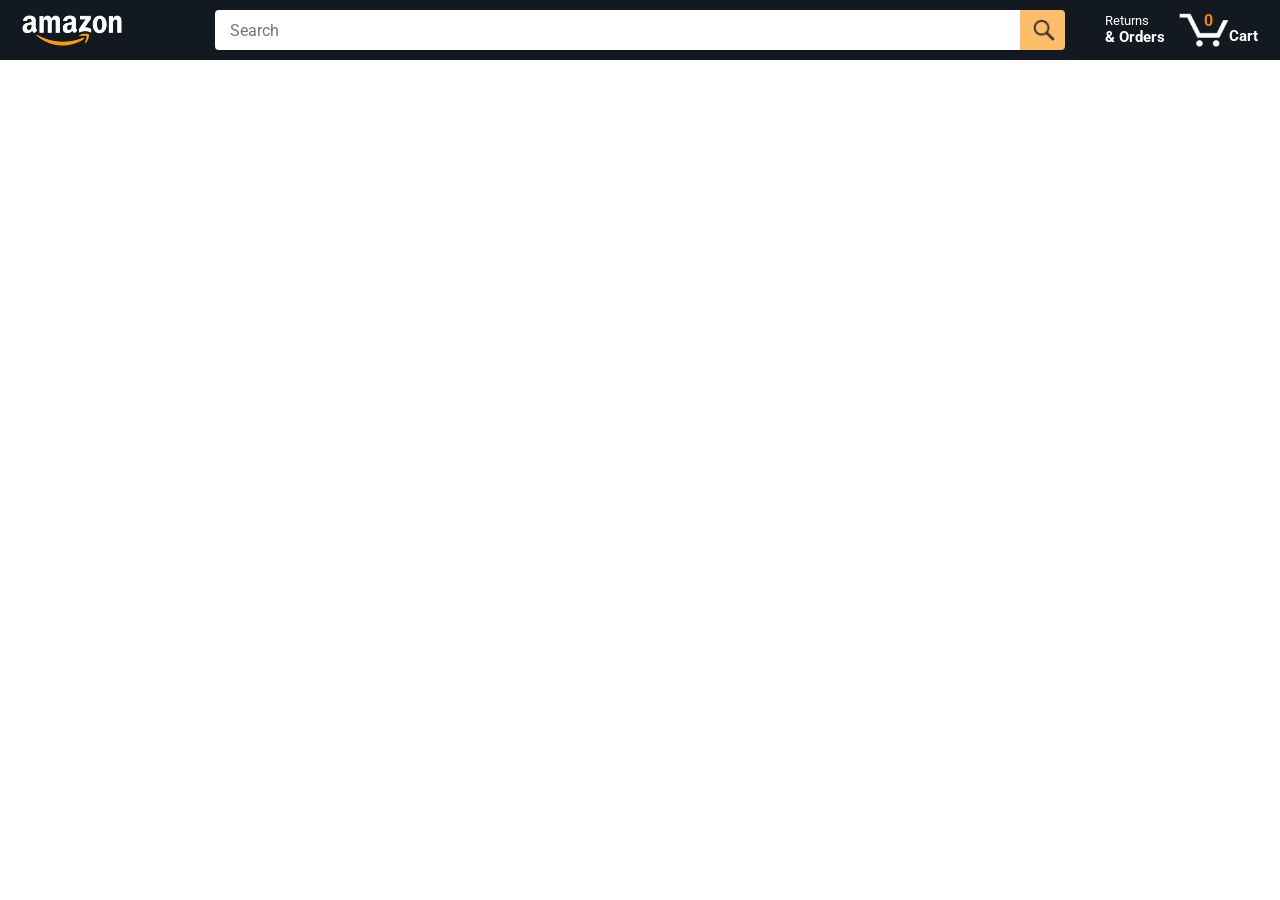
<file: javascript-amazon-project/index.html>
<!DOCTYPE html>
<html lang="en">
<head>
  <meta charset="UTF-8">
  <meta name="viewport" content="width=device-width, initial-scale=1.0">
  <meta http-equiv="refresh" content="0; url=amazon.html">
  <title>Amazon Project</title>
</head>
<body>
  <p>Opening Amazon...</p>
  <a href="amazon.html">Open Amazon</a>
</body>
</html>
</file>
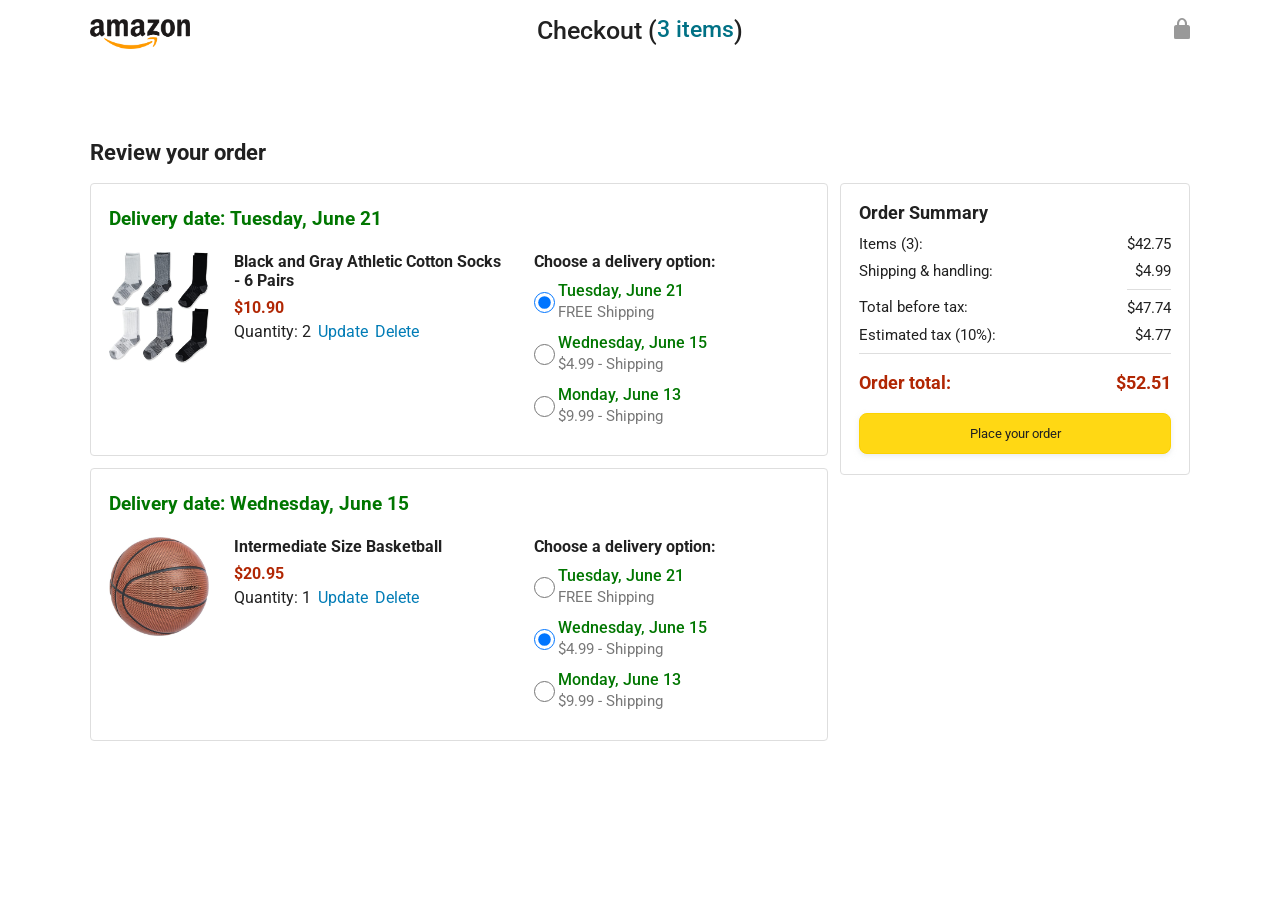
<file: javascript-amazon-project-main/checkout.html>
<!DOCTYPE html>
<html>
  <head>
    <title>Checkout</title>

    <!-- This code is needed for responsive design to work.
      (Responsive design = make the website look good on
      smaller screen sizes like a phone or a tablet). -->
    <meta name="viewport" content="width=device-width, initial-scale=1">

    <!-- Load a font called Roboto from Google Fonts. -->
    <link rel="preconnect" href="https://fonts.googleapis.com">
    <link rel="preconnect" href="https://fonts.gstatic.com" crossorigin>
    <link href="https://fonts.googleapis.com/css2?family=Roboto:wght@400;500;700&display=swap" rel="stylesheet">

    <!-- Here are the CSS files for this page. -->
    <link rel="stylesheet" href="styles/shared/general.css">
    <link rel="stylesheet" href="styles/pages/checkout/checkout-header.css">
    <link rel="stylesheet" href="styles/pages/checkout/checkout.css">
  </head>
  <body>
    <div class="checkout-header">
      <div class="header-content">
        <div class="checkout-header-left-section">
          <a href="amazon.html">
            <img class="amazon-logo" src="images/amazon-logo.png">
            <img class="amazon-mobile-logo" src="images/amazon-mobile-logo.png">
          </a>
        </div>

        <div class="checkout-header-middle-section">
          Checkout (<a class="return-to-home-link"
            href="amazon.html">3 items</a>)
        </div>

        <div class="checkout-header-right-section">
          <img src="images/icons/checkout-lock-icon.png">
        </div>
      </div>
    </div>

    <div class="main">
      <div class="page-title">Review your order</div>

      <div class="checkout-grid">
        <div class="order-summary">
          <div class="cart-item-container">
            <div class="delivery-date">
              Delivery date: Tuesday, June 21
            </div>

            <div class="cart-item-details-grid">
              <img class="product-image"
                src="images/products/athletic-cotton-socks-6-pairs.jpg">

              <div class="cart-item-details">
                <div class="product-name">
                  Black and Gray Athletic Cotton Socks - 6 Pairs
                </div>
                <div class="product-price">
                  $10.90
                </div>
                <div class="product-quantity">
                  <span>
                    Quantity: <span class="quantity-label">2</span>
                  </span>
                  <span class="update-quantity-link link-primary">
                    Update
                  </span>
                  <span class="delete-quantity-link link-primary">
                    Delete
                  </span>
                </div>
              </div>

              <div class="delivery-options">
                <div class="delivery-options-title">
                  Choose a delivery option:
                </div>
                <div class="delivery-option">
                  <input type="radio" checked
                    class="delivery-option-input"
                    name="delivery-option-1">
                  <div>
                    <div class="delivery-option-date">
                      Tuesday, June 21
                    </div>
                    <div class="delivery-option-price">
                      FREE Shipping
                    </div>
                  </div>
                </div>
                <div class="delivery-option">
                  <input type="radio"
                    class="delivery-option-input"
                    name="delivery-option-1">
                  <div>
                    <div class="delivery-option-date">
                      Wednesday, June 15
                    </div>
                    <div class="delivery-option-price">
                      $4.99 - Shipping
                    </div>
                  </div>
                </div>
                <div class="delivery-option">
                  <input type="radio"
                    class="delivery-option-input"
                    name="delivery-option-1">
                  <div>
                    <div class="delivery-option-date">
                      Monday, June 13
                    </div>
                    <div class="delivery-option-price">
                      $9.99 - Shipping
                    </div>
                  </div>
                </div>
              </div>
            </div>
          </div>

          <div class="cart-item-container">
            <div class="delivery-date">
              Delivery date: Wednesday, June 15
            </div>

            <div class="cart-item-details-grid">
              <img class="product-image"
                src="images/products/intermediate-composite-basketball.jpg">

              <div class="cart-item-details">
                <div class="product-name">
                  Intermediate Size Basketball
                </div>
                <div class="product-price">
                  $20.95
                </div>
                <div class="product-quantity">
                  <span>
                    Quantity: <span class="quantity-label">1</span>
                  </span>
                  <span class="update-quantity-link link-primary">
                    Update
                  </span>
                  <span class="delete-quantity-link link-primary">
                    Delete
                  </span>
                </div>
              </div>

              <div class="delivery-options">
                <div class="delivery-options-title">
                  Choose a delivery option:
                </div>

                <div class="delivery-option">
                  <input type="radio" class="delivery-option-input"
                    name="delivery-option-2">
                  <div>
                    <div class="delivery-option-date">
                      Tuesday, June 21
                    </div>
                    <div class="delivery-option-price">
                      FREE Shipping
                    </div>
                  </div>
                </div>
                <div class="delivery-option">
                  <input type="radio" checked class="delivery-option-input"
                    name="delivery-option-2">
                  <div>
                    <div class="delivery-option-date">
                      Wednesday, June 15
                    </div>
                    <div class="delivery-option-price">
                      $4.99 - Shipping
                    </div>
                  </div>
                </div>
                <div class="delivery-option">
                  <input type="radio" class="delivery-option-input"
                    name="delivery-option-2">
                  <div>
                    <div class="delivery-option-date">
                      Monday, June 13
                    </div>
                    <div class="delivery-option-price">
                      $9.99 - Shipping
                    </div>
                  </div>
                </div>
              </div>
            </div>
          </div>
        </div>

        <div class="payment-summary">
          <div class="payment-summary-title">
            Order Summary
          </div>

          <div class="payment-summary-row">
            <div>Items (3):</div>
            <div class="payment-summary-money">$42.75</div>
          </div>

          <div class="payment-summary-row">
            <div>Shipping &amp; handling:</div>
            <div class="payment-summary-money">$4.99</div>
          </div>

          <div class="payment-summary-row subtotal-row">
            <div>Total before tax:</div>
            <div class="payment-summary-money">$47.74</div>
          </div>

          <div class="payment-summary-row">
            <div>Estimated tax (10%):</div>
            <div class="payment-summary-money">$4.77</div>
          </div>

          <div class="payment-summary-row total-row">
            <div>Order total:</div>
            <div class="payment-summary-money">$52.51</div>
          </div>

          <button class="place-order-button button-primary">
            Place your order
          </button>
        </div>
      </div>
    </div>
  </body>
</html>
</file>
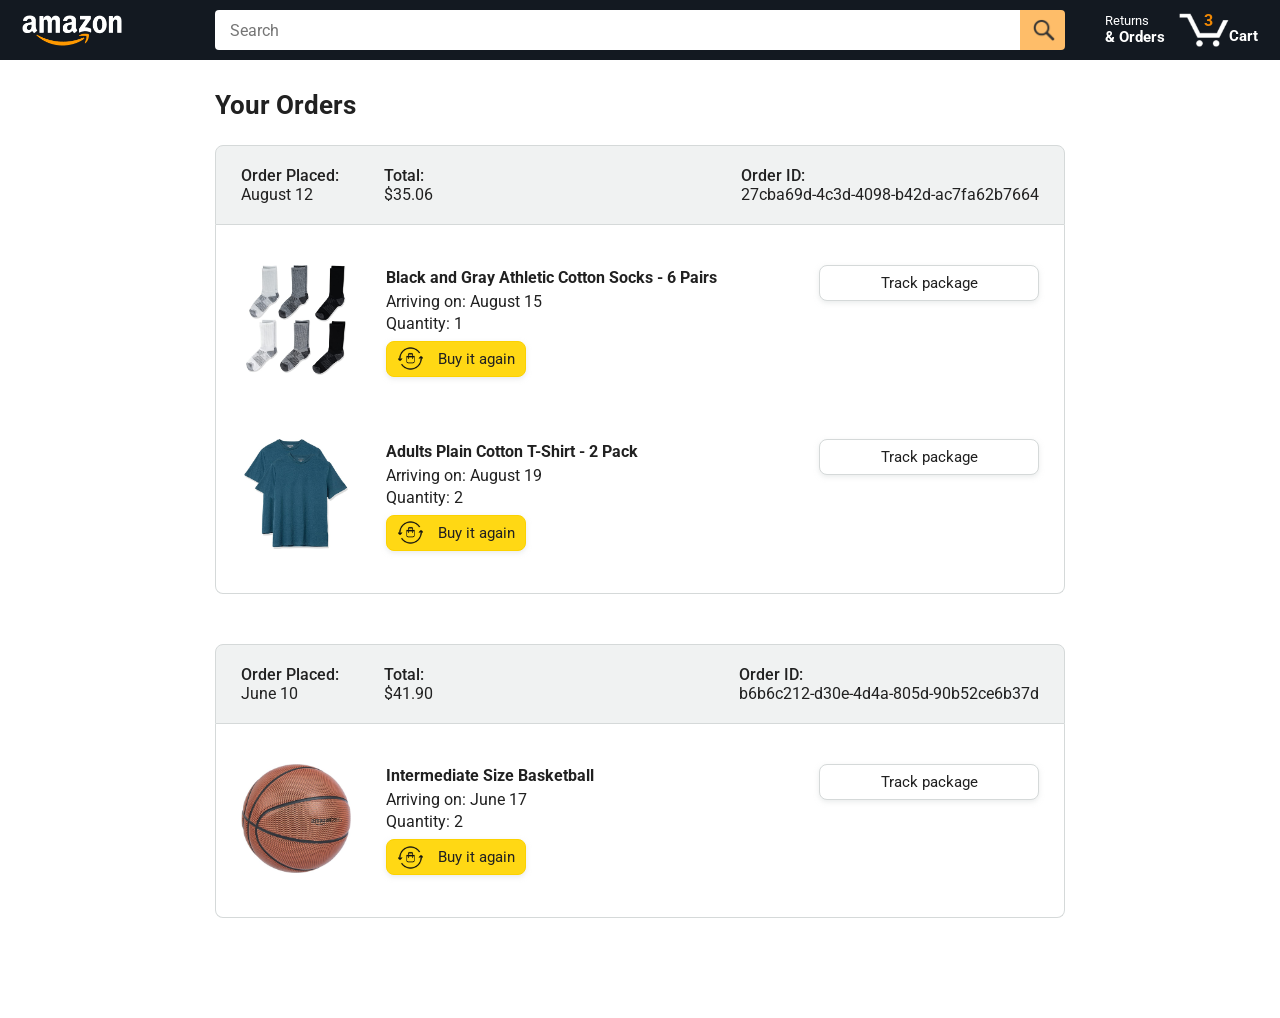
<file: javascript-amazon-project-main/orders.html>
<!DOCTYPE html>
<html>
  <head>
    <title>Orders</title>

    <!-- This code is needed for responsive design to work.
      (Responsive design = make the website look good on
      smaller screen sizes like a phone or a tablet). -->
    <meta name="viewport" content="width=device-width, initial-scale=1">

    <!-- Load a font called Roboto from Google Fonts. -->
    <link rel="preconnect" href="https://fonts.googleapis.com">
    <link rel="preconnect" href="https://fonts.gstatic.com" crossorigin>
    <link href="https://fonts.googleapis.com/css2?family=Roboto:wght@400;500;700&display=swap" rel="stylesheet">

    <!-- Here are the CSS files for this page. -->
    <link rel="stylesheet" href="styles/shared/general.css">
    <link rel="stylesheet" href="styles/shared/amazon-header.css">
    <link rel="stylesheet" href="styles/pages/orders.css">
  </head>
  <body>
    <div class="amazon-header">
      <div class="amazon-header-left-section">
        <a href="amazon.html" class="header-link">
          <img class="amazon-logo"
            src="images/amazon-logo-white.png">
          <img class="amazon-mobile-logo"
            src="images/amazon-mobile-logo-white.png">
        </a>
      </div>

      <div class="amazon-header-middle-section">
        <input class="search-bar" type="text" placeholder="Search">

        <button class="search-button">
          <img class="search-icon" src="images/icons/search-icon.png">
        </button>
      </div>

      <div class="amazon-header-right-section">
        <a class="orders-link header-link" href="orders.html">
          <span class="returns-text">Returns</span>
          <span class="orders-text">& Orders</span>
        </a>

        <a class="cart-link header-link" href="checkout.html">
          <img class="cart-icon" src="images/icons/cart-icon.png">
          <div class="cart-quantity">3</div>
          <div class="cart-text">Cart</div>
        </a>
      </div>
    </div>

    <div class="main">
      <div class="page-title">Your Orders</div>

      <div class="orders-grid">
        <div class="order-container">
          
          <div class="order-header">
            <div class="order-header-left-section">
              <div class="order-date">
                <div class="order-header-label">Order Placed:</div>
                <div>August 12</div>
              </div>
              <div class="order-total">
                <div class="order-header-label">Total:</div>
                <div>$35.06</div>
              </div>
            </div>

            <div class="order-header-right-section">
              <div class="order-header-label">Order ID:</div>
              <div>27cba69d-4c3d-4098-b42d-ac7fa62b7664</div>
            </div>
          </div>

          <div class="order-details-grid">
            <div class="product-image-container">
              <img src="images/products/athletic-cotton-socks-6-pairs.jpg">
            </div>

            <div class="product-details">
              <div class="product-name">
                Black and Gray Athletic Cotton Socks - 6 Pairs
              </div>
              <div class="product-delivery-date">
                Arriving on: August 15
              </div>
              <div class="product-quantity">
                Quantity: 1
              </div>
              <button class="buy-again-button button-primary">
                <img class="buy-again-icon" src="images/icons/buy-again.png">
                <span class="buy-again-message">Buy it again</span>
              </button>
            </div>

            <div class="product-actions">
              <a href="tracking.html">
                <button class="track-package-button button-secondary">
                  Track package
                </button>
              </a>
            </div>

            <div class="product-image-container">
              <img src="images/products/adults-plain-cotton-tshirt-2-pack-teal.jpg">
            </div>

            <div class="product-details">
              <div class="product-name">
                Adults Plain Cotton T-Shirt - 2 Pack
              </div>
              <div class="product-delivery-date">
                Arriving on: August 19
              </div>
              <div class="product-quantity">
                Quantity: 2
              </div>
              <button class="buy-again-button button-primary">
                <img class="buy-again-icon" src="images/icons/buy-again.png">
                <span class="buy-again-message">Buy it again</span>
              </button>
            </div>

            <div class="product-actions">
              <a href="tracking.html">
                <button class="track-package-button button-secondary">
                  Track package
                </button>
              </a>
            </div>
          </div>
        </div>

        <div class="order-container">

          <div class="order-header">
            <div class="order-header-left-section">
              <div class="order-date">
                <div class="order-header-label">Order Placed:</div>
                <div>June 10</div>
              </div>
              <div class="order-total">
                <div class="order-header-label">Total:</div>
                <div>$41.90</div>
              </div>
            </div>

            <div class="order-header-right-section">
              <div class="order-header-label">Order ID:</div>
              <div>b6b6c212-d30e-4d4a-805d-90b52ce6b37d</div>
            </div>
          </div>

          <div class="order-details-grid">
            <div class="product-image-container">
              <img src="images/products/intermediate-composite-basketball.jpg">
            </div>

            <div class="product-details">
              <div class="product-name">
                Intermediate Size Basketball
              </div>
              <div class="product-delivery-date">
                Arriving on: June 17
              </div>
              <div class="product-quantity">
                Quantity: 2
              </div>
              <button class="buy-again-button button-primary">
                <img class="buy-again-icon" src="images/icons/buy-again.png">
                <span class="buy-again-message">Buy it again</span>
              </button>
            </div>

            <div class="product-actions">
              <a href="tracking.html">
                <button class="track-package-button button-secondary">
                  Track package
                </button>
              </a>
            </div>
          </div>
        </div>
      </div>
    </div>
  </body>
</html>
</file>
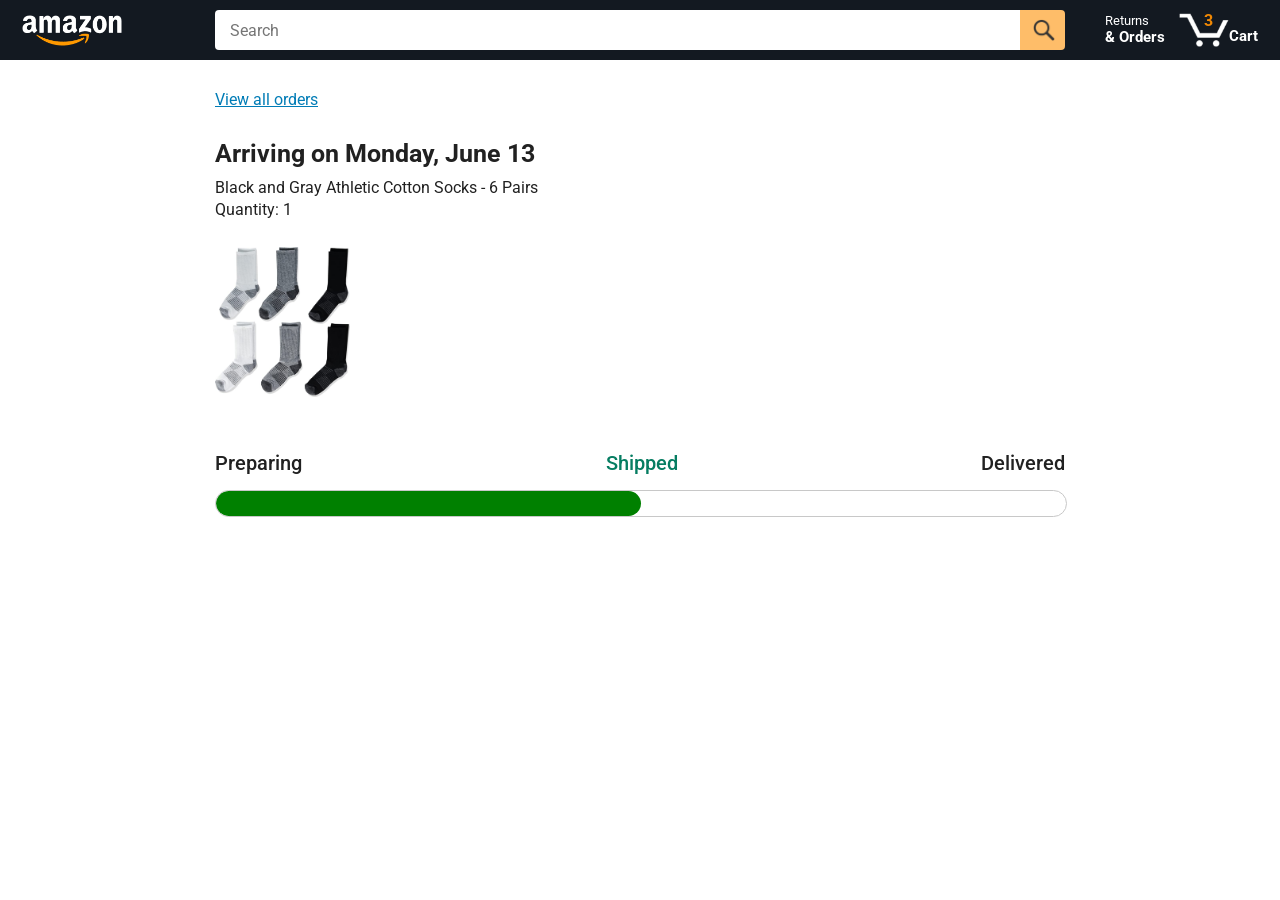
<file: javascript-amazon-project-main/tracking.html>
<!DOCTYPE html>
<html>
  <head>
    <title>Tracking</title>

    <!-- This code is needed for responsive design to work.
      (Responsive design = make the website look good on
      smaller screen sizes like a phone or a tablet). -->
    <meta name="viewport" content="width=device-width, initial-scale=1">

    <!-- Load a font called Roboto from Google Fonts. -->
    <link rel="preconnect" href="https://fonts.googleapis.com">
    <link rel="preconnect" href="https://fonts.gstatic.com" crossorigin>
    <link href="https://fonts.googleapis.com/css2?family=Roboto:wght@400;500;700&display=swap" rel="stylesheet">

    <!-- Here are the CSS files for this page. -->
    <link rel="stylesheet" href="styles/shared/general.css">
    <link rel="stylesheet" href="styles/shared/amazon-header.css">
    <link rel="stylesheet" href="styles/pages/tracking.css">
  </head>
  <body>
    <div class="amazon-header">
      <div class="amazon-header-left-section">
        <a href="amazon.html" class="header-link">
          <img class="amazon-logo"
            src="images/amazon-logo-white.png">
          <img class="amazon-mobile-logo"
            src="images/amazon-mobile-logo-white.png">
        </a>
      </div>

      <div class="amazon-header-middle-section">
        <input class="search-bar" type="text" placeholder="Search">

        <button class="search-button">
          <img class="search-icon" src="images/icons/search-icon.png">
        </button>
      </div>

      <div class="amazon-header-right-section">
        <a class="orders-link header-link" href="orders.html">
          <span class="returns-text">Returns</span>
          <span class="orders-text">& Orders</span>
        </a>

        <a class="cart-link header-link" href="checkout.html">
          <img class="cart-icon" src="images/icons/cart-icon.png">
          <div class="cart-quantity">3</div>
          <div class="cart-text">Cart</div>
        </a>
      </div>
    </div>

    <div class="main">
      <div class="order-tracking">
        <a class="back-to-orders-link link-primary" href="orders.html">
          View all orders
        </a>

        <div class="delivery-date">
          Arriving on Monday, June 13
        </div>

        <div class="product-info">
          Black and Gray Athletic Cotton Socks - 6 Pairs
        </div>

        <div class="product-info">
          Quantity: 1
        </div>

        <img class="product-image" src="images/products/athletic-cotton-socks-6-pairs.jpg">

        <div class="progress-labels-container">
          <div class="progress-label">
            Preparing
          </div>
          <div class="progress-label current-status">
            Shipped
          </div>
          <div class="progress-label">
            Delivered
          </div>
        </div>

        <div class="progress-bar-container">
          <div class="progress-bar"></div>
        </div>
      </div>
    </div>
  </body>
</html>
</file>
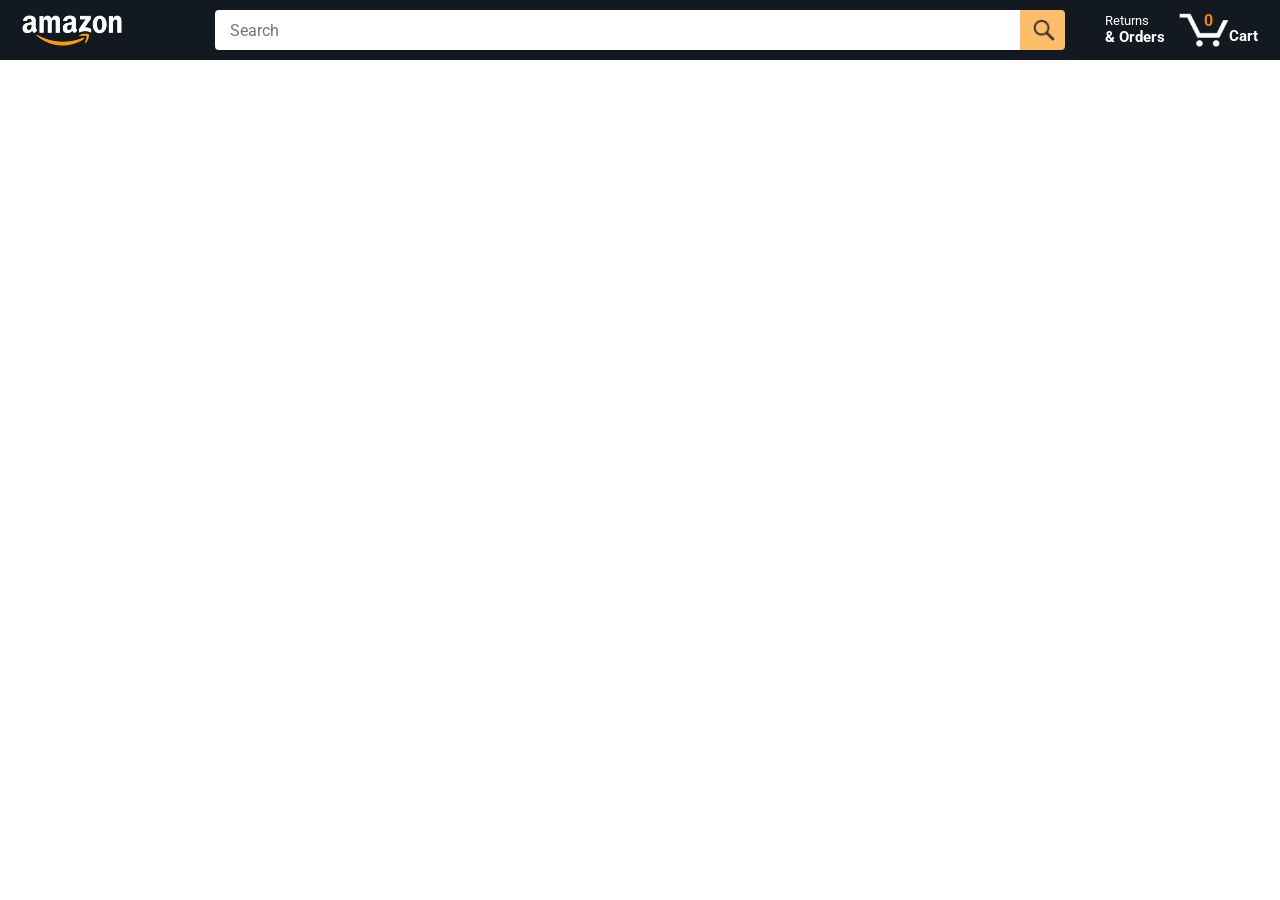
<file: javascript-amazon-project/amazon.html>
<!DOCTYPE html>
<html>
  <head>
    <title>Amazon Project</title>

    <!-- This code is needed for responsive design to work.
      (Responsive design = make the website look good on
      smaller screen sizes like a phone or a tablet). -->
    <meta name="viewport" content="width=device-width, initial-scale=1">

    <!-- Load a font called Roboto from Google Fonts. -->
    <link rel="preconnect" href="https://fonts.googleapis.com">
    <link rel="preconnect" href="https://fonts.gstatic.com" crossorigin>
    <link href="https://fonts.googleapis.com/css2?family=Roboto:wght@400;500;700&display=swap" rel="stylesheet">

    <!-- Here are the CSS files for this page. -->
    <link rel="stylesheet" href="styles/shared/general.css">
    <link rel="stylesheet" href="styles/shared/amazon-header.css">
    <link rel="stylesheet" href="styles/pages/amazon.css">
  </head>
  <body>
    <div class="amazon-header">
      <div class="amazon-header-left-section">
        <a href="amazon.html" class="header-link">
          <img class="amazon-logo"
            src="images/amazon-logo-white.png">
          <img class="amazon-mobile-logo"
            src="images/amazon-mobile-logo-white.png">
        </a>
      </div>

      <div class="amazon-header-middle-section">
        <input class="search-bar" type="text" placeholder="Search">

        <button class="search-button">
          <img class="search-icon" src="images/icons/search-icon.png">
        </button>
      </div>

      <div class="amazon-header-right-section">
        <a class="orders-link header-link" href="orders.html">
          <span class="returns-text">Returns</span>
          <span class="orders-text">& Orders</span>
        </a>

        <a class="cart-link header-link" href="checkout.html">
          <img class="cart-icon" src="images/icons/cart-icon.png">
          <div class="cart-quantity js-cart-quantity">0

          </div>
          <div class="cart-text">Cart</div>
        </a>
      </div>
    </div>
    
    <div class="main">
      <div class="products-grid js-products-grid">
      </div>
    </div>
    <script type="module" src="scripts/amazon.js"></script>
  </body>
</html>
</file>
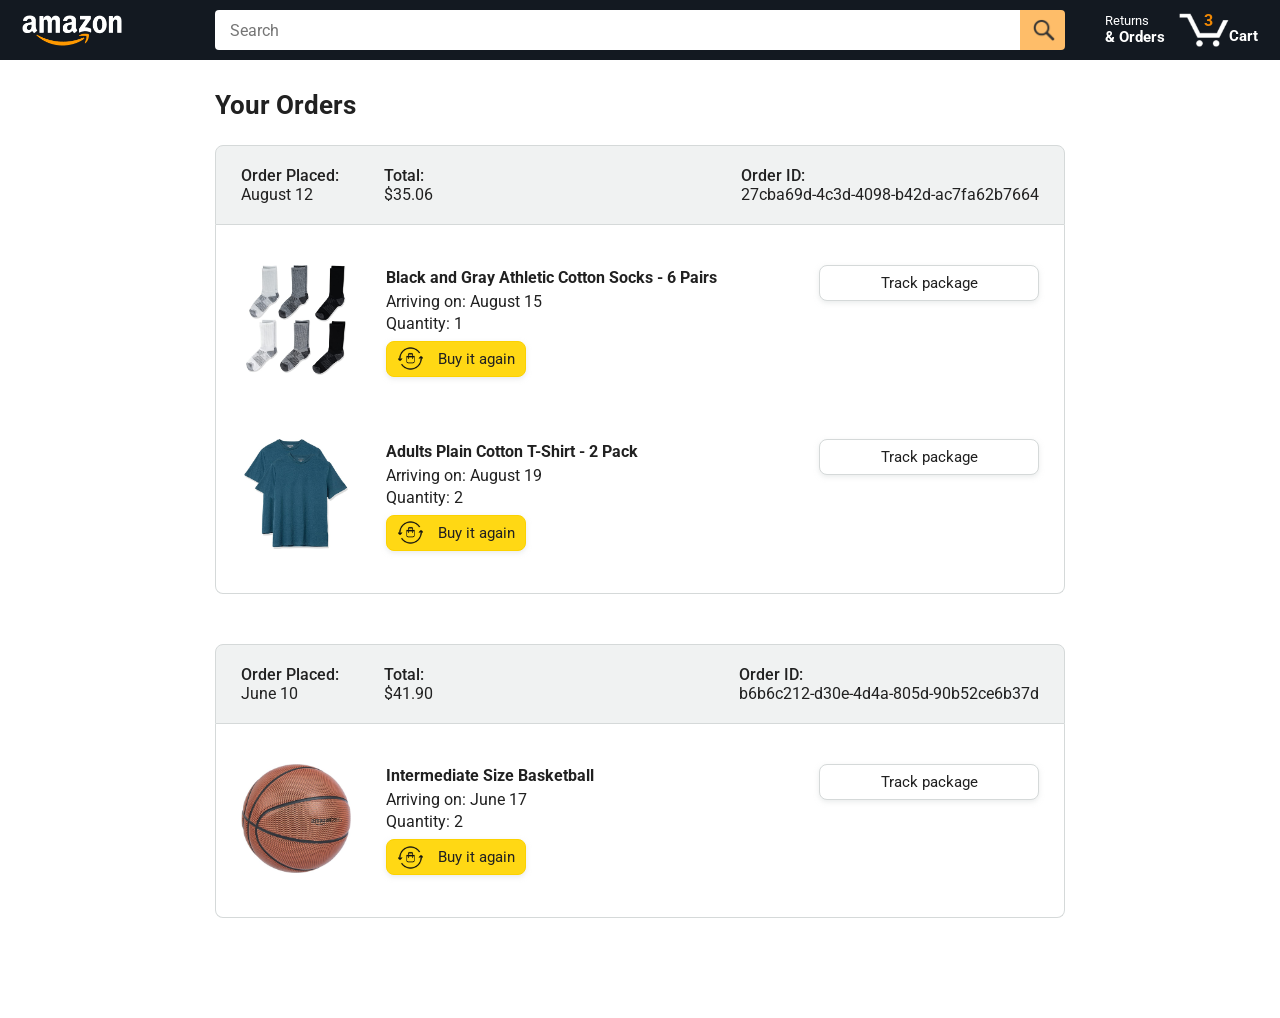
<file: javascript-amazon-project/orders.html>
<!DOCTYPE html>
<html>
  <head>
    <title>Orders</title>

    <!-- This code is needed for responsive design to work.
      (Responsive design = make the website look good on
      smaller screen sizes like a phone or a tablet). -->
    <meta name="viewport" content="width=device-width, initial-scale=1">

    <!-- Load a font called Roboto from Google Fonts. -->
    <link rel="preconnect" href="https://fonts.googleapis.com">
    <link rel="preconnect" href="https://fonts.gstatic.com" crossorigin>
    <link href="https://fonts.googleapis.com/css2?family=Roboto:wght@400;500;700&display=swap" rel="stylesheet">

    <!-- Here are the CSS files for this page. -->
    <link rel="stylesheet" href="styles/shared/general.css">
    <link rel="stylesheet" href="styles/shared/amazon-header.css">
    <link rel="stylesheet" href="styles/pages/orders.css">
  </head>
  <body>
    <div class="amazon-header">
      <div class="amazon-header-left-section">
        <a href="amazon.html" class="header-link">
          <img class="amazon-logo"
            src="images/amazon-logo-white.png">
          <img class="amazon-mobile-logo"
            src="images/amazon-mobile-logo-white.png">
        </a>
      </div>

      <div class="amazon-header-middle-section">
        <input class="search-bar" type="text" placeholder="Search">

        <button class="search-button">
          <img class="search-icon" src="images/icons/search-icon.png">
        </button>
      </div>

      <div class="amazon-header-right-section">
        <a class="orders-link header-link" href="orders.html">
          <span class="returns-text">Returns</span>
          <span class="orders-text">& Orders</span>
        </a>

        <a class="cart-link header-link" href="checkout.html">
          <img class="cart-icon" src="images/icons/cart-icon.png">
          <div class="cart-quantity">3</div>
          <div class="cart-text">Cart</div>
        </a>
      </div>
    </div>

    <div class="main">
      <div class="page-title">Your Orders</div>

      <div class="orders-grid">
        <div class="order-container">
          
          <div class="order-header">
            <div class="order-header-left-section">
              <div class="order-date">
                <div class="order-header-label">Order Placed:</div>
                <div>August 12</div>
              </div>
              <div class="order-total">
                <div class="order-header-label">Total:</div>
                <div>$35.06</div>
              </div>
            </div>

            <div class="order-header-right-section">
              <div class="order-header-label">Order ID:</div>
              <div>27cba69d-4c3d-4098-b42d-ac7fa62b7664</div>
            </div>
          </div>

          <div class="order-details-grid">
            <div class="product-image-container">
              <img src="images/products/athletic-cotton-socks-6-pairs.jpg">
            </div>

            <div class="product-details">
              <div class="product-name">
                Black and Gray Athletic Cotton Socks - 6 Pairs
              </div>
              <div class="product-delivery-date">
                Arriving on: August 15
              </div>
              <div class="product-quantity">
                Quantity: 1
              </div>
              <button class="buy-again-button button-primary">
                <img class="buy-again-icon" src="images/icons/buy-again.png">
                <span class="buy-again-message">Buy it again</span>
              </button>
            </div>

            <div class="product-actions">
              <a href="tracking.html?orderId=123&productId=456">
                <button class="track-package-button button-secondary">
                  Track package
                </button>
              </a>
            </div>

            <div class="product-image-container">
              <img src="images/products/adults-plain-cotton-tshirt-2-pack-teal.jpg">
            </div>

            <div class="product-details">
              <div class="product-name">
                Adults Plain Cotton T-Shirt - 2 Pack
              </div>
              <div class="product-delivery-date">
                Arriving on: August 19
              </div>
              <div class="product-quantity">
                Quantity: 2
              </div>
              <button class="buy-again-button button-primary">
                <img class="buy-again-icon" src="images/icons/buy-again.png">
                <span class="buy-again-message">Buy it again</span>
              </button>
            </div>

            <div class="product-actions">
              <a href="tracking.html">
                <button class="track-package-button button-secondary">
                  Track package
                </button>
              </a>
            </div>
          </div>
        </div>

        <div class="order-container">

          <div class="order-header">
            <div class="order-header-left-section">
              <div class="order-date">
                <div class="order-header-label">Order Placed:</div>
                <div>June 10</div>
              </div>
              <div class="order-total">
                <div class="order-header-label">Total:</div>
                <div>$41.90</div>
              </div>
            </div>

            <div class="order-header-right-section">
              <div class="order-header-label">Order ID:</div>
              <div>b6b6c212-d30e-4d4a-805d-90b52ce6b37d</div>
            </div>
          </div>

          <div class="order-details-grid">
            <div class="product-image-container">
              <img src="images/products/intermediate-composite-basketball.jpg">
            </div>

            <div class="product-details">
              <div class="product-name">
                Intermediate Size Basketball
              </div>
              <div class="product-delivery-date">
                Arriving on: June 17
              </div>
              <div class="product-quantity">
                Quantity: 2
              </div>
              <button class="buy-again-button button-primary">
                <img class="buy-again-icon" src="images/icons/buy-again.png">
                <span class="buy-again-message">Buy it again</span>
              </button>
            </div>

            <div class="product-actions">
              <a href="tracking.html">
                <button class="track-package-button button-secondary">
                  Track package
                </button>
              </a>
            </div>
          </div>
        </div>
      </div>
    </div>
  </body>
</html>
</file>
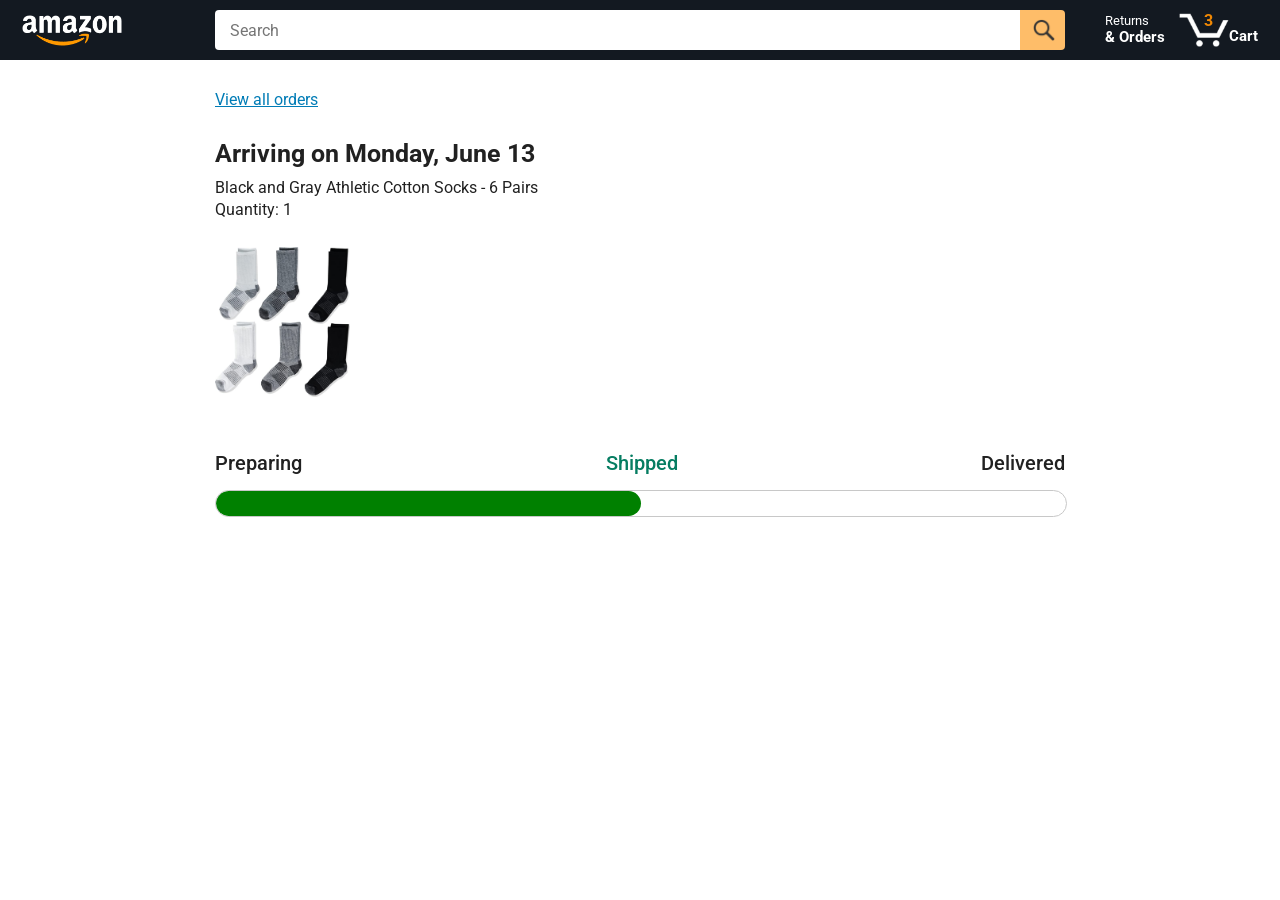
<file: javascript-amazon-project/tracking.html>
<!DOCTYPE html>
<html>
  <head>
    <title>Tracking</title>

    <!-- This code is needed for responsive design to work.
      (Responsive design = make the website look good on
      smaller screen sizes like a phone or a tablet). -->
    <meta name="viewport" content="width=device-width, initial-scale=1">

    <!-- Load a font called Roboto from Google Fonts. -->
    <link rel="preconnect" href="https://fonts.googleapis.com">
    <link rel="preconnect" href="https://fonts.gstatic.com" crossorigin>
    <link href="https://fonts.googleapis.com/css2?family=Roboto:wght@400;500;700&display=swap" rel="stylesheet">

    <!-- Here are the CSS files for this page. -->
    <link rel="stylesheet" href="styles/shared/general.css">
    <link rel="stylesheet" href="styles/shared/amazon-header.css">
    <link rel="stylesheet" href="styles/pages/tracking.css">
  </head>
  <body>
    <div class="amazon-header">
      <div class="amazon-header-left-section">
        <a href="amazon.html" class="header-link">
          <img class="amazon-logo"
            src="images/amazon-logo-white.png">
          <img class="amazon-mobile-logo"
            src="images/amazon-mobile-logo-white.png">
        </a>
      </div>

      <div class="amazon-header-middle-section">
        <input class="search-bar" type="text" placeholder="Search">

        <button class="search-button">
          <img class="search-icon" src="images/icons/search-icon.png">
        </button>
      </div>

      <div class="amazon-header-right-section">
        <a class="orders-link header-link" href="orders.html">
          <span class="returns-text">Returns</span>
          <span class="orders-text">& Orders</span>
        </a>

        <a class="cart-link header-link" href="checkout.html">
          <img class="cart-icon" src="images/icons/cart-icon.png">
          <div class="cart-quantity">3</div>
          <div class="cart-text">Cart</div>
        </a>
      </div>
    </div>

    <div class="main">
      <div class="order-tracking">
        <a class="back-to-orders-link link-primary" href="orders.html">
          View all orders
        </a>

        <div class="delivery-date">
          Arriving on Monday, June 13
        </div>

        <div class="product-info">
          Black and Gray Athletic Cotton Socks - 6 Pairs
        </div>

        <div class="product-info">
          Quantity: 1
        </div>

        <img class="product-image" src="images/products/athletic-cotton-socks-6-pairs.jpg">

        <div class="progress-labels-container">
          <div class="progress-label">
            Preparing
          </div>
          <div class="progress-label current-status">
            Shipped
          </div>
          <div class="progress-label">
            Delivered
          </div>
        </div>

        <div class="progress-bar-container">
          <div class="progress-bar"></div>
        </div>
      </div>
    </div>

    <script>
    const url =   new URL(window.location.href);
    console.log(url.searchParams.get('orderId'));
    console.log(url.searchParams.get('productId'));
    </script>
  </body>
</html>
</file>
<file: javascript-amazon-project-main/styles/shared/general.css>
body {
  font-family: Roboto, Arial;
  color: rgb(33, 33, 33);
  /* The <body> element has a default margin of 8px
     on all sides. This removes the default margins. */
  margin: 0;
}

/* <p> elements have a default margin on the top
   and bottom. This removes the default margins. */
p {
  margin: 0;
}

button {
  cursor: pointer;
}

select {
  cursor: pointer;
}

input, select, button {
  font-family: Roboto, Arial;
}

.button-primary {
  color: rgb(33, 33, 33);
  background-color: rgb(255, 216, 20);
  border: 1px solid rgb(252, 210, 0);
  border-radius: 8px;
  cursor: pointer;
  box-shadow: 0 2px 5px rgba(213, 217, 217, 0.5);
}

.button-primary:hover {
  background-color: rgb(247, 202, 0);
  border: 1px solid rgb(242, 194, 0);
}

.button-primary:active {
  background: rgb(255, 216, 20);
  border-color: rgb(252, 210, 0);
  box-shadow: none;
}

.button-secondary {
  color: rgb(33, 33, 33);
  background: white;
  border: 1px solid rgb(213, 217, 217);
  border-radius: 8px;
  cursor: pointer;
  box-shadow: 0 2px 5px rgba(213, 217, 217, 0.5);
}

.button-secondary:hover {
  background-color: rgb(247, 250, 250);
}

.button-secondary:active {
  background-color: rgb(237, 253, 255);
  box-shadow: none;
}

/* These styles will limit text to 2 lines. Anything
   beyond 2 lines will be replaced with "..."
   You can find this code by using an A.I. tool or by
   searching in Google.
   https://css-tricks.com/almanac/properties/l/line-clamp/ */
.limit-text-to-2-lines {
  display: -webkit-box;
  -webkit-line-clamp: 2;
  -webkit-box-orient: vertical;
  overflow: hidden;
}

.link-primary {
  color: rgb(1, 124, 182);
  cursor: pointer;
}

.link-primary:hover {
  color: rgb(196, 80, 0);
}

/* Styles for dropdown selectors. */
select {
  color: rgb(33, 33, 33);
  background-color: rgb(240, 240, 240);
  border: 1px solid rgb(213, 217, 217);
  border-radius: 8px;
  padding: 3px 5px;
  font-size: 15px;
  cursor: pointer;
  box-shadow: 0 2px 5px rgba(213, 217, 217, 0.5);
}

select:focus,
input:focus {
  outline: 2px solid rgb(255, 153, 0);
}
</file>
<file: javascript-amazon-project-main/styles/pages/checkout/checkout-header.css>
.checkout-header {
  height: 60px;
  padding-left: 30px;
  padding-right: 30px;
  background-color: white;

  display: flex;
  justify-content: center;

  position: fixed;
  top: 0;
  left: 0;
  right: 0;
  z-index: 1000;
}

.header-content {
  width: 100%;
  max-width: 1100px;

  display: flex;
  align-items: center;
}

.checkout-header-left-section {
  width: 150px;
}

.amazon-logo {
  width: 100px;
  margin-top: 12px;
}

.amazon-mobile-logo {
  display: none;
}

/* @media is used to create responsive design (making the
   website look good on any screen size). This @media
   means when the screen width is 575px or less, different
   styles (inside the {...}) will be applied. */
@media (max-width: 575px) {
  .checkout-header-left-section {
    width: auto;
  }

  .amazon-logo {
    display: none;
  }

  .amazon-mobile-logo {
    display: inline-block;
    height: 35px;
    margin-top: 5px;
  }
}

.checkout-header-middle-section {
  flex: 1;
  flex-shrink: 0;
  text-align: center;

  font-size: 25px;
  font-weight: 500;

  display: flex;
  justify-content: center;
}

.return-to-home-link {
  color: rgb(0, 113, 133);
  font-size: 23px;
  text-decoration: none;
  cursor: pointer;
}

@media (max-width: 1000px) {
  .checkout-header-middle-section {
    font-size: 20px;
    margin-right: 60px;
  }

  .return-to-home-link {
    font-size: 18px;
  }
}

@media (max-width: 575px) {
  .checkout-header-middle-section {
    margin-right: 5px;
  }
}

.checkout-header-right-section {
  text-align: right;
  width: 150px;
}

@media (max-width: 1000px) {
  .checkout-header-right-section {
    width: auto;
  }
}
</file>
<file: javascript-amazon-project-main/styles/pages/checkout/checkout.css>
.main {
  max-width: 1100px;
  padding-left: 30px;
  padding-right: 30px;

  margin-top: 140px;
  margin-bottom: 100px;

  /* margin-left: auto;
     margin-right auto;
     Is a trick for centering an element horizontally
     without needing a container. */
  margin-left: auto;
  margin-right: auto;
}

.page-title {
  font-weight: 700;
  font-size: 22px;
  margin-bottom: 18px;
}

.checkout-grid {
  display: grid;
  /* Here, 1fr means the first column will take
     up the remaining space in the grid. */
  grid-template-columns: 1fr 350px;
  column-gap: 12px;

  /* Use align-items: start; to prevent the elements
     in the grid from stretching vertically. */
  align-items: start;
}

@media (max-width: 1000px) {
  .main {
    max-width: 500px;
  }

  .checkout-grid {
    grid-template-columns: 1fr;
  }
}

.cart-item-container,
.payment-summary {
  border: 1px solid rgb(222, 222, 222);
  border-radius: 4px;
  padding: 18px;
}

.cart-item-container {
  margin-bottom: 12px;
}

.payment-summary {
  padding-bottom: 5px;
}

@media (max-width: 1000px) {
  .payment-summary {
    /* grid-row: 1 means this element will be placed into row
      1 in the grid. (Normally, the row that an element is
      placed in is determined by the order of the elements in
      the HTML. grid-row overrides this default ordering). */
    grid-row: 1;
    margin-bottom: 12px;
  }
}

.delivery-date {
  color: rgb(0, 118, 0);
  font-weight: 700;
  font-size: 19px;
  margin-top: 5px;
  margin-bottom: 22px;
}

.cart-item-details-grid {
  display: grid;
  /* 100px 1fr 1fr; means the 2nd and 3rd column will
     take up half the remaining space in the grid
     (they will divide up the remaining space evenly). */
  grid-template-columns: 100px 1fr 1fr;
  column-gap: 25px;
}

@media (max-width: 1000px) {
  .cart-item-details-grid {
    grid-template-columns: 100px 1fr;
    row-gap: 30px;
  }
}

.product-image {
  max-width: 100%;
  max-height: 120px;

  /* margin-left: auto;
     margin-right auto;
     Is a trick for centering an element horizontally
     without needing a container. */
  margin-left: auto;
  margin-right: auto;
}

.product-name {
  font-weight: 700;
  margin-bottom: 8px;
}

.product-price {
  color: rgb(177, 39, 4);
  font-weight: 700;
  margin-bottom: 5px;
}

.product-quantity .link-primary {
  margin-left: 3px;
}

@media (max-width: 1000px) {
  .delivery-options {
    /* grid-column: 1 means this element will be placed
       in column 1 in the grid. (Normally, the column that
       an element is placed in is determined by the order
       of the elements in the HTML. grid-column overrides
       this default ordering).
       
       / span 2 means this element will take up 2 columns
       in the grid (Normally, each element takes up 1
       column in the grid). */
    grid-column: 1 / span 2;
  }
}

.delivery-options-title {
  font-weight: 700;
  margin-bottom: 10px;
}

.delivery-option {
  display: grid;
  grid-template-columns: 24px 1fr;
  margin-bottom: 12px;
  cursor: pointer;
}

.delivery-option-input {
  margin-left: 0px;
  cursor: pointer;
}

.delivery-option-date {
  color: rgb(0, 118, 0);
  font-weight: 500;
  margin-bottom: 3px;
}

.delivery-option-price {
  color: rgb(120, 120, 120);
  font-size: 15px;
}

.payment-summary-title {
  font-weight: 700;
  font-size: 18px;
  margin-bottom: 12px;
}

.payment-summary-row {
  display: grid;
  /* 1fr auto; means the width of the 2nd column will be
     determined by the elements inside the column (auto).
     The 1st column will take up the remaining space. */
  grid-template-columns: 1fr auto;

  font-size: 15px;
  margin-bottom: 9px;
}

.payment-summary-money {
  text-align: right;
}

.subtotal-row .payment-summary-money {
  border-top: 1px solid rgb(222, 222, 222);
}

.subtotal-row div {
  padding-top: 9px;
}

.total-row {
  color: rgb(177, 39, 4);
  font-weight: 700;
  font-size: 18px;

  border-top: 1px solid rgb(222, 222, 222);
  padding-top: 18px;
}

.place-order-button {
  width: 100%;
  padding-top: 12px;
  padding-bottom: 12px;
  border-radius: 8px;

  margin-top: 11px;
  margin-bottom: 15px;
}
</file>
<file: javascript-amazon-project-main/styles/shared/amazon-header.css>
.amazon-header {
  background-color: rgb(19, 25, 33);
  color: white;
  padding-left: 15px;
  padding-right: 15px;

  display: flex;
  align-items: center;
  justify-content: space-between;

  position: fixed;
  top: 0;
  left: 0;
  right: 0;
  height: 60px;
}

.amazon-header-left-section {
  width: 180px;
}

@media (max-width: 800px) {
  .amazon-header-left-section {
    width: unset;
  }
}

.header-link {
  display: inline-block;
  padding: 6px;
  border-radius: 2px;
  cursor: pointer;
  text-decoration: none;
  border: 1px solid rgba(0, 0, 0, 0);
}

.header-link:hover {
  border: 1px solid white;
}

.amazon-logo {
  width: 100px;
  margin-top: 5px;
}

.amazon-mobile-logo {
  display: none;
}

@media (max-width: 575px) {
  .amazon-logo {
    display: none;
  }

  .amazon-mobile-logo {
    display: block;
    height: 35px;
    margin-top: 5px;
  }
}

.amazon-header-middle-section {
  flex: 1;
  max-width: 850px;
  margin-left: 10px;
  margin-right: 10px;
  display: flex;
}

.search-bar {
  flex: 1;
  width: 0;
  font-size: 16px;
  height: 38px;
  padding-left: 15px;
  border: none;
  border-top-left-radius: 4px;
  border-bottom-left-radius: 4px;
  border-top-right-radius: 0;
  border-bottom-right-radius: 0;
}

.search-button {
  background-color: rgb(254, 189, 105);
  border: none;
  width: 45px;
  height: 40px;
  border-top-right-radius: 4px;
  border-bottom-right-radius: 4px;
  flex-shrink: 0;
}

.search-icon {
  height: 22px;
  margin-left: 2px;
  margin-top: 3px;
}

.amazon-header-right-section {
  width: 180px;
  flex-shrink: 0;
  display: flex;
  justify-content: end;
}

.orders-link {
  color: white;
}

.returns-text {
  display: block;
  font-size: 13px;
}

.orders-text {
  display: block;
  font-size: 15px;
  font-weight: 700;
}

.cart-link {
  color: white;
  display: flex;
  align-items: center;
  position: relative;
}

.cart-icon {
  width: 50px;
}

.cart-text {
  margin-top: 12px;
  font-size: 15px;
  font-weight: 700;
}

.cart-quantity {
  color: rgb(240, 136, 4);
  font-size: 16px;
  font-weight: 700;

  position: absolute;
  top: 4px;
  left: 22px;
  
  width: 26px;
  text-align: center;
}
</file>
<file: javascript-amazon-project-main/styles/pages/orders.css>
.main {
  max-width: 850px;
  margin-top: 90px;
  margin-bottom: 100px;
  padding-left: 20px;
  padding-right: 20px;

  /* margin-left: auto;
     margin-right auto;
     Is a trick for centering an element horizontally
     without needing a container. */
  margin-left: auto;
  margin-right: auto;
}

.page-title {
  font-weight: 700;
  font-size: 26px;
  margin-bottom: 25px;
}

.orders-grid {
  display: grid;
  grid-template-columns: 1fr;
  row-gap: 50px;
}

.order-header {
  background-color: rgb(240, 242, 242);
  border: 1px solid rgb(213, 217, 217);

  display: flex;
  align-items: center;
  justify-content: space-between;

  padding: 20px 25px;
  border-top-left-radius: 8px;
  border-top-right-radius: 8px;
}

.order-header-left-section {
  display: flex;
  flex-shrink: 0;
}

.order-header-label {
  font-weight: 500;
}

.order-date,
.order-total {
  margin-right: 45px;
}

.order-header-right-section {
  flex-shrink: 1;
}

@media (max-width: 575px) {
  .order-header {
    flex-direction: column;
    align-items: start;
    line-height: 23px;
    padding: 15px;
  }

  .order-header-left-section {
    flex-direction: column;
  }

  .order-header-label {
    margin-right: 5px;
  }

  .order-date,
  .order-total {
    display: grid;
    grid-template-columns: auto 1fr;
    margin-right: 0;
  }

  .order-header-right-section {
    display: grid;
    grid-template-columns: auto 1fr;
  }
}

.order-details-grid {
  padding: 40px 25px;
  border: 1px solid rgb(213, 217, 217);
  border-top: none;
  border-bottom-left-radius: 8px;
  border-bottom-right-radius: 8px;

  display: grid;
  grid-template-columns: 110px 1fr 220px;
  column-gap: 35px;
  row-gap: 60px;
  align-items: center;
}

@media (max-width: 800px) {
  .order-details-grid {
    grid-template-columns: 110px 1fr;
    row-gap: 0;
    padding-bottom: 8px;
  }
}

@media (max-width: 450px) {
  .order-details-grid {
    grid-template-columns: 1fr;
  }
}

.product-image-container {
  text-align: center;
}

.product-image-container img {
  max-width: 110px;
  max-height: 110px;
}

.product-name {
  font-weight: 700;
  margin-bottom: 5px;
}

.product-delivery-date {
  margin-bottom: 3px;
}

.product-quantity {
  margin-bottom: 8px;
}

.buy-again-button {
  font-size: 15px;
  width: 140px;
  height: 36px;
  border-radius: 8px;

  display: flex;
  align-items: center;
  justify-content: center;
}

.buy-again-icon {
  width: 25px;
  margin-right: 15px;
}

.product-actions {
  align-self: start;
}

.track-package-button {
  width: 100%;
  font-size: 15px;
  padding: 8px;
}

@media (max-width: 800px) {
  .buy-again-button {
    margin-bottom: 10px;
  }

  .product-actions {
    /* grid-column: 2 means this element will be placed
       in column 2 in the grid. (Normally, the column that
       an element is placed in is determined by the order
       of the elements in the HTML. grid-column overrides
       this default ordering). */
    grid-column: 2;
    margin-bottom: 30px;
  }

  .track-package-button {
    width: 140px;
  }
}

@media (max-width: 450px) {
  .product-image-container {
    text-align: center;
    margin-bottom: 25px;
  }

  .product-image-container img {
    max-width: 150px;
    max-height: 150px;
  }

  .product-name {
    margin-bottom: 10px;
  }

  .product-quantity {
    margin-bottom: 15px;
  }

  .buy-again-button {
    width: 100%;
    margin-bottom: 15px;
  }

  .product-actions {
    /* grid-column: auto; undos grid-column: 2; from above.
       This element will now be placed in its normal column
       in the grid. */
    grid-column: auto;
    margin-bottom: 70px;
  }

  .track-package-button {
    width: 100%;
    padding: 12px;
  }
}
</file>
<file: javascript-amazon-project-main/styles/pages/tracking.css>
.main {
  max-width: 850px;
  margin-top: 90px;
  margin-bottom: 100px;
  padding-left: 30px;
  padding-right: 30px;

  /* margin-left: auto;
     margin-right auto;
     Is a trick for centering an element horizontally
     without needing a container. */
  margin-left: auto;
  margin-right: auto;
}

.back-to-orders-link {
  display: inline-block;
  margin-bottom: 30px;
}

.delivery-date {
  font-size: 25px;
  font-weight: 700;
  margin-bottom: 10px;
}

.product-info {
  margin-bottom: 3px;
}

.product-image {
  max-width: 150px;
  max-height: 150px;
  margin-top: 25px;
  margin-bottom: 50px;
}

.progress-labels-container {
  display: flex;
  justify-content: space-between;
  font-size: 20px;
  font-weight: 500;
  margin-bottom: 15px;
}

.current-status {
  color: rgb(6, 125, 98);
}

@media (max-width: 575px) {
  .progress-labels-container {
    font-size: 16px;
  }
}

@media (max-width: 450px) {
  .progress-labels-container {
    flex-direction: column;
    margin-bottom: 5px;
  }

  .progress-label {
    margin-bottom: 3px;
  }
}

.progress-bar-container {
  height: 25px;
  width: 100%;

  border: 1px solid rgb(200, 200, 200);
  border-radius: 50px;
  overflow: hidden;
}

.progress-bar {
  height: 100%;
  background-color: green;
  border-radius: 50px;
  width: 50%;
}
</file>
<file: javascript-amazon-project/styles/shared/general.css>
body {
  font-family: Roboto, Arial;
  color: rgb(33, 33, 33);
  /* The <body> element has a default margin of 8px
     on all sides. This removes the default margins. */
  margin: 0;
}

/* <p> elements have a default margin on the top
   and bottom. This removes the default margins. */
p {
  margin: 0;
}

button {
  cursor: pointer;
}

select {
  cursor: pointer;
}

input, select, button {
  font-family: Roboto, Arial;
}

.button-primary {
  color: rgb(33, 33, 33);
  background-color: rgb(255, 216, 20);
  border: 1px solid rgb(252, 210, 0);
  border-radius: 8px;
  cursor: pointer;
  box-shadow: 0 2px 5px rgba(213, 217, 217, 0.5);
}

.button-primary:hover {
  background-color: rgb(247, 202, 0);
  border: 1px solid rgb(242, 194, 0);
}

.button-primary:active {
  background: rgb(255, 216, 20);
  border-color: rgb(252, 210, 0);
  box-shadow: none;
}

.button-secondary {
  color: rgb(33, 33, 33);
  background: white;
  border: 1px solid rgb(213, 217, 217);
  border-radius: 8px;
  cursor: pointer;
  box-shadow: 0 2px 5px rgba(213, 217, 217, 0.5);
}

.button-secondary:hover {
  background-color: rgb(247, 250, 250);
}

.button-secondary:active {
  background-color: rgb(237, 253, 255);
  box-shadow: none;
}

/* These styles will limit text to 2 lines. Anything
   beyond 2 lines will be replaced with "..."
   You can find this code by using an A.I. tool or by
   searching in Google.
   https://css-tricks.com/almanac/properties/l/line-clamp/ */
.limit-text-to-2-lines {
  display: -webkit-box;
  -webkit-line-clamp: 2;
  -webkit-box-orient: vertical;
  overflow: hidden;
}

.link-primary {
  color: rgb(1, 124, 182);
  cursor: pointer;
}

.link-primary:hover {
  color: rgb(196, 80, 0);
}

/* Styles for dropdown selectors. */
select {
  color: rgb(33, 33, 33);
  background-color: rgb(240, 240, 240);
  border: 1px solid rgb(213, 217, 217);
  border-radius: 8px;
  padding: 3px 5px;
  font-size: 15px;
  cursor: pointer;
  box-shadow: 0 2px 5px rgba(213, 217, 217, 0.5);
}

select:focus,
input:focus {
  outline: 2px solid rgb(255, 153, 0);
}
</file>
<file: javascript-amazon-project/styles/shared/amazon-header.css>
.amazon-header {
  background-color: rgb(19, 25, 33);
  color: white;
  padding-left: 15px;
  padding-right: 15px;

  display: flex;
  align-items: center;
  justify-content: space-between;

  position: fixed;
  top: 0;
  left: 0;
  right: 0;
  height: 60px;
}

.amazon-header-left-section {
  width: 180px;
}

@media (max-width: 800px) {
  .amazon-header-left-section {
    width: unset;
  }
}

.header-link {
  display: inline-block;
  padding: 6px;
  border-radius: 2px;
  cursor: pointer;
  text-decoration: none;
  border: 1px solid rgba(0, 0, 0, 0);
}

.header-link:hover {
  border: 1px solid white;
}

.amazon-logo {
  width: 100px;
  margin-top: 5px;
}

.amazon-mobile-logo {
  display: none;
}

@media (max-width: 575px) {
  .amazon-logo {
    display: none;
  }

  .amazon-mobile-logo {
    display: block;
    height: 35px;
    margin-top: 5px;
  }
}

.amazon-header-middle-section {
  flex: 1;
  max-width: 850px;
  margin-left: 10px;
  margin-right: 10px;
  display: flex;
}

.search-bar {
  flex: 1;
  width: 0;
  font-size: 16px;
  height: 38px;
  padding-left: 15px;
  border: none;
  border-top-left-radius: 4px;
  border-bottom-left-radius: 4px;
  border-top-right-radius: 0;
  border-bottom-right-radius: 0;
}

.search-button {
  background-color: rgb(254, 189, 105);
  border: none;
  width: 45px;
  height: 40px;
  border-top-right-radius: 4px;
  border-bottom-right-radius: 4px;
  flex-shrink: 0;
}

.search-icon {
  height: 22px;
  margin-left: 2px;
  margin-top: 3px;
}

.amazon-header-right-section {
  width: 180px;
  flex-shrink: 0;
  display: flex;
  justify-content: end;
}

.orders-link {
  color: white;
}

.returns-text {
  display: block;
  font-size: 13px;
}

.orders-text {
  display: block;
  font-size: 15px;
  font-weight: 700;
}

.cart-link {
  color: white;
  display: flex;
  align-items: center;
  position: relative;
}

.cart-icon {
  width: 50px;
}

.cart-text {
  margin-top: 12px;
  font-size: 15px;
  font-weight: 700;
}

.cart-quantity {
  color: rgb(240, 136, 4);
  font-size: 16px;
  font-weight: 700;

  position: absolute;
  top: 4px;
  left: 22px;
  
  width: 26px;
  text-align: center;
}
</file>
<file: javascript-amazon-project/styles/pages/amazon.css>
.main {
  margin-top: 60px;
}

.products-grid {
  display: grid;

  /* - In CSS Grid, 1fr means a column will take up the
       remaining space in the grid.
     - If we write 1fr 1fr ... 1fr; 8 times, this will
       divide the grid into 8 columns, each taking up an
       equal amount of the space.
     - repeat(8, 1fr); is a shortcut for repeating "1fr"
       8 times (instead of typing out "1fr" 8 times).
       repeat(...) is a special property that works with
       display: grid; */
  grid-template-columns: repeat(8, 1fr);
}

/* @media is used to create responsive design (making the
   website look good on any screen size). This @media
   means when the screen width is 2000px or less, we
   will divide the grid into 7 columns instead of 8. */
@media (max-width: 2000px) {
  .products-grid {
    grid-template-columns: repeat(7, 1fr);
  }
}

/* This @media means when the screen width is 1600px or
   less, we will divide the grid into 6 columns. */
@media (max-width: 1600px) {
  .products-grid {
    grid-template-columns: repeat(6, 1fr);
  }
}

@media (max-width: 1300px) {
  .products-grid {
    grid-template-columns: repeat(5, 1fr);
  }
}

@media (max-width: 1000px) {
  .products-grid {
    grid-template-columns: repeat(4, 1fr);
  }
}

@media (max-width: 800px) {
  .products-grid {
    grid-template-columns: repeat(3, 1fr);
  }
}

@media (max-width: 575px) {
  .products-grid {
    grid-template-columns: repeat(2, 1fr);
  }
}

@media (max-width: 450px) {
  .products-grid {
    grid-template-columns: 1fr;
  }
}

.product-container {
  padding-top: 40px;
  padding-bottom: 25px;
  padding-left: 25px;
  padding-right: 25px;

  border-right: 1px solid rgb(231, 231, 231);
  border-bottom: 1px solid rgb(231, 231, 231);

  display: flex;
  flex-direction: column;
}

.product-image-container {
  display: flex;
  justify-content: center;
  align-items: center;

  height: 180px;
  margin-bottom: 20px;
}

.product-image {
  /* Images will overflow their container by default. To
    prevent this, we set max-width and max-height to 100%
    so they stay inside their container. */
  max-width: 100%;
  max-height: 100%;
}

.product-name {
  height: 40px;
  margin-bottom: 5px;
}

.product-rating-container {
  display: flex;
  align-items: center;
  margin-bottom: 10px;
}

.product-rating-stars {
  width: 100px;
  margin-right: 6px;
}

.product-rating-count {
  color: rgb(1, 124, 182);
  cursor: pointer;
  margin-top: 3px;
}

.product-price {
  font-weight: 700;
  margin-bottom: 10px;
}

.product-quantity-container {
  margin-bottom: 17px;
}

.product-spacer {
  flex: 1;
}

.added-to-cart {
  color: rgb(6, 125, 98);
  font-size: 16px;

  display: flex;
  align-items: center;
  margin-bottom: 8px;

  /* At first, the "Added to cart" message will
     be invisible. Use JavaScript to change the
     opacity and make it visible. */
  opacity: 0;
}

.added-to-cart img {
  height: 20px;
  margin-right: 5px;
}

.add-to-cart-button {
  width: 100%;
  padding: 8px;
  border-radius: 50px;
}
</file>
<file: javascript-amazon-project/styles/pages/orders.css>
.main {
  max-width: 850px;
  margin-top: 90px;
  margin-bottom: 100px;
  padding-left: 20px;
  padding-right: 20px;

  /* margin-left: auto;
     margin-right auto;
     Is a trick for centering an element horizontally
     without needing a container. */
  margin-left: auto;
  margin-right: auto;
}

.page-title {
  font-weight: 700;
  font-size: 26px;
  margin-bottom: 25px;
}

.orders-grid {
  display: grid;
  grid-template-columns: 1fr;
  row-gap: 50px;
}

.order-header {
  background-color: rgb(240, 242, 242);
  border: 1px solid rgb(213, 217, 217);

  display: flex;
  align-items: center;
  justify-content: space-between;

  padding: 20px 25px;
  border-top-left-radius: 8px;
  border-top-right-radius: 8px;
}

.order-header-left-section {
  display: flex;
  flex-shrink: 0;
}

.order-header-label {
  font-weight: 500;
}

.order-date,
.order-total {
  margin-right: 45px;
}

.order-header-right-section {
  flex-shrink: 1;
}

@media (max-width: 575px) {
  .order-header {
    flex-direction: column;
    align-items: start;
    line-height: 23px;
    padding: 15px;
  }

  .order-header-left-section {
    flex-direction: column;
  }

  .order-header-label {
    margin-right: 5px;
  }

  .order-date,
  .order-total {
    display: grid;
    grid-template-columns: auto 1fr;
    margin-right: 0;
  }

  .order-header-right-section {
    display: grid;
    grid-template-columns: auto 1fr;
  }
}

.order-details-grid {
  padding: 40px 25px;
  border: 1px solid rgb(213, 217, 217);
  border-top: none;
  border-bottom-left-radius: 8px;
  border-bottom-right-radius: 8px;

  display: grid;
  grid-template-columns: 110px 1fr 220px;
  column-gap: 35px;
  row-gap: 60px;
  align-items: center;
}

@media (max-width: 800px) {
  .order-details-grid {
    grid-template-columns: 110px 1fr;
    row-gap: 0;
    padding-bottom: 8px;
  }
}

@media (max-width: 450px) {
  .order-details-grid {
    grid-template-columns: 1fr;
  }
}

.product-image-container {
  text-align: center;
}

.product-image-container img {
  max-width: 110px;
  max-height: 110px;
}

.product-name {
  font-weight: 700;
  margin-bottom: 5px;
}

.product-delivery-date {
  margin-bottom: 3px;
}

.product-quantity {
  margin-bottom: 8px;
}

.buy-again-button {
  font-size: 15px;
  width: 140px;
  height: 36px;
  border-radius: 8px;

  display: flex;
  align-items: center;
  justify-content: center;
}

.buy-again-icon {
  width: 25px;
  margin-right: 15px;
}

.product-actions {
  align-self: start;
}

.track-package-button {
  width: 100%;
  font-size: 15px;
  padding: 8px;
}

@media (max-width: 800px) {
  .buy-again-button {
    margin-bottom: 10px;
  }

  .product-actions {
    /* grid-column: 2 means this element will be placed
       in column 2 in the grid. (Normally, the column that
       an element is placed in is determined by the order
       of the elements in the HTML. grid-column overrides
       this default ordering). */
    grid-column: 2;
    margin-bottom: 30px;
  }

  .track-package-button {
    width: 140px;
  }
}

@media (max-width: 450px) {
  .product-image-container {
    text-align: center;
    margin-bottom: 25px;
  }

  .product-image-container img {
    max-width: 150px;
    max-height: 150px;
  }

  .product-name {
    margin-bottom: 10px;
  }

  .product-quantity {
    margin-bottom: 15px;
  }

  .buy-again-button {
    width: 100%;
    margin-bottom: 15px;
  }

  .product-actions {
    /* grid-column: auto; undos grid-column: 2; from above.
       This element will now be placed in its normal column
       in the grid. */
    grid-column: auto;
    margin-bottom: 70px;
  }

  .track-package-button {
    width: 100%;
    padding: 12px;
  }
}
</file>
<file: javascript-amazon-project/styles/pages/tracking.css>
.main {
  max-width: 850px;
  margin-top: 90px;
  margin-bottom: 100px;
  padding-left: 30px;
  padding-right: 30px;

  /* margin-left: auto;
     margin-right auto;
     Is a trick for centering an element horizontally
     without needing a container. */
  margin-left: auto;
  margin-right: auto;
}

.back-to-orders-link {
  display: inline-block;
  margin-bottom: 30px;
}

.delivery-date {
  font-size: 25px;
  font-weight: 700;
  margin-bottom: 10px;
}

.product-info {
  margin-bottom: 3px;
}

.product-image {
  max-width: 150px;
  max-height: 150px;
  margin-top: 25px;
  margin-bottom: 50px;
}

.progress-labels-container {
  display: flex;
  justify-content: space-between;
  font-size: 20px;
  font-weight: 500;
  margin-bottom: 15px;
}

.current-status {
  color: rgb(6, 125, 98);
}

@media (max-width: 575px) {
  .progress-labels-container {
    font-size: 16px;
  }
}

@media (max-width: 450px) {
  .progress-labels-container {
    flex-direction: column;
    margin-bottom: 5px;
  }

  .progress-label {
    margin-bottom: 3px;
  }
}

.progress-bar-container {
  height: 25px;
  width: 100%;

  border: 1px solid rgb(200, 200, 200);
  border-radius: 50px;
  overflow: hidden;
}

.progress-bar {
  height: 100%;
  background-color: green;
  border-radius: 50px;
  width: 50%;
}
</file>
